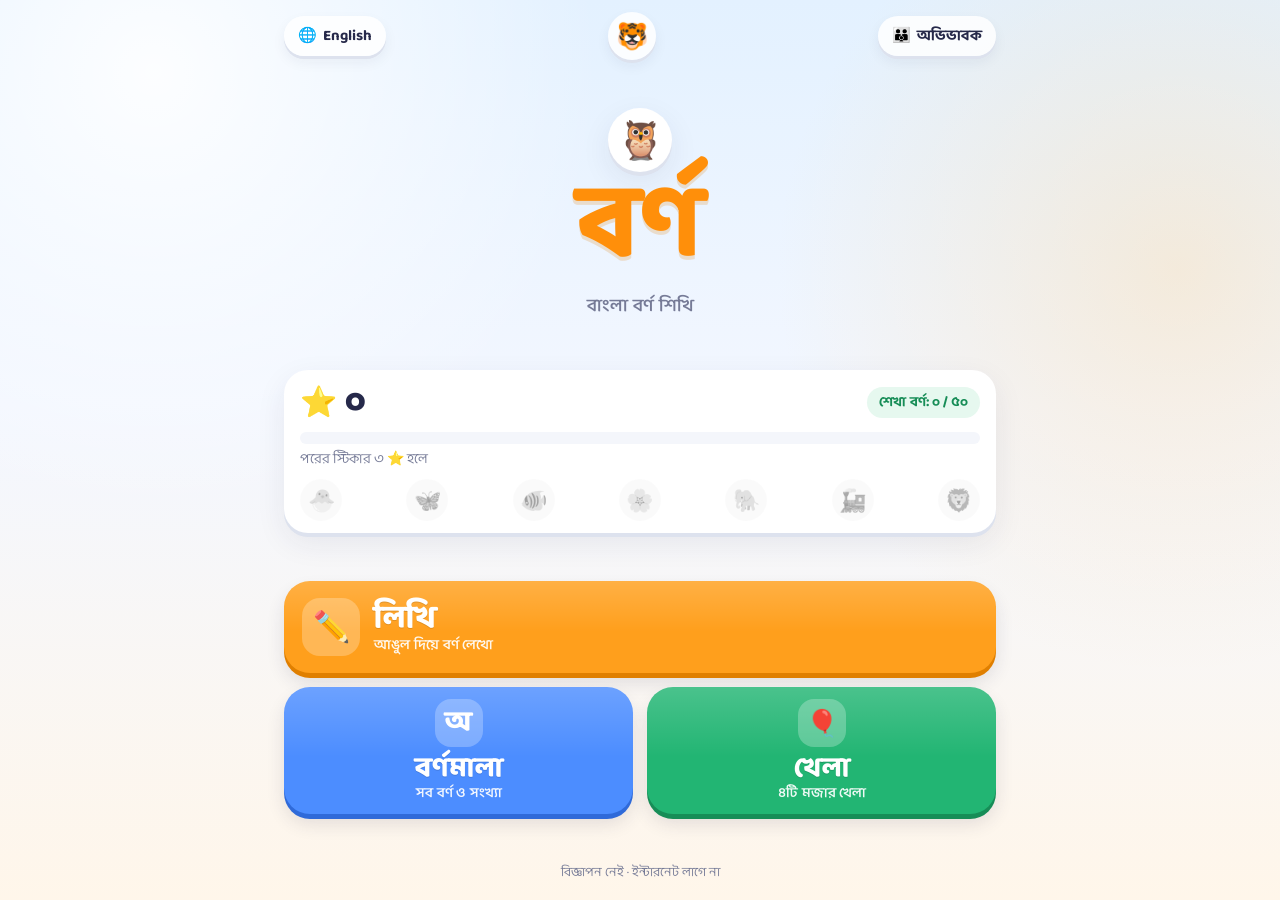
<file: index.html>
<!doctype html>
<!--
  index.html – the page that holds the whole game.
  Every screen is a <section class="screen">; the js/ files show one at a time.
  Texts marked data-i18n="key" come from assets/strings.js (Bangla/English).
  Open this file in a browser to play – no internet needed.
-->
<html lang="bn">
<head>
  <meta charset="utf-8">
  <meta name="viewport" content="width=device-width, initial-scale=1, viewport-fit=cover">
  <meta name="theme-color" content="#ff9a3c">
  <meta name="description" content="Borno – learn the Bangla alphabet by tracing letters. For children aged 3–6. Works offline.">
  <title>বর্ণ – Borno</title>
  <link rel="icon" type="image/png" href="assets/images/icon.png">
  <link rel="apple-touch-icon" href="assets/images/icon.png">
  <link rel="stylesheet" href="style.css">
</head>
<body>
<!-- small line icons (drawn in code, no files needed) -->
<svg width="0" height="0" style="position:absolute" aria-hidden="true" focusable="false">
  <symbol id="i-back" viewBox="0 0 24 24"><path d="M15 4.5 7.5 12l7.5 7.5" fill="none" stroke="currentColor" stroke-width="3" stroke-linecap="round" stroke-linejoin="round"/></symbol>
  <symbol id="i-sound" viewBox="0 0 24 24"><path d="M3.5 9.2v5.6h3.9l5.1 4.2V5L7.4 9.2H3.5z" fill="currentColor"/><path d="M16 8.6a4.8 4.8 0 0 1 0 6.8M18.6 6a8.5 8.5 0 0 1 0 12" fill="none" stroke="currentColor" stroke-width="2.2" stroke-linecap="round"/></symbol>
</svg>
<div id="app">

  <!-- ============ HOME ============ -->
  <section id="screen-home" class="screen">
    <div class="home-top">
      <button class="chip" data-action="toggle-lang">🌐 <span data-i18n="langSwitch">English</span></button>
      <button id="profile-chip" class="chip avatar" data-action="profiles" aria-label="Who is playing?">🐯</button>
      <button class="chip" data-action="parents">👪 <span data-i18n="parents">অভিভাবক</span></button>
    </div>
    <div class="hero">
      <div class="mascot" aria-hidden="true">🦉</div>
      <h1 class="title">বর্ণ</h1>
      <p class="subtitle" data-i18n="appSub">বাংলা বর্ণ শিখি</p>
    </div>
    <div class="card stats-card">
      <div class="stats-top">
        <div class="star-count"><span class="star-icon">⭐</span><span id="home-stars">০</span></div>
        <p id="learned" class="learned"></p>
      </div>
      <div class="progress" aria-hidden="true"><span id="sticker-bar"></span></div>
      <p id="next-sticker" class="small"></p>
      <div id="sticker-row" class="sticker-row"></div>
    </div>
    <div class="menu">
      <button class="btn big-btn cta orange" data-action="trace">
        <span class="cta-icon">✏️</span>
        <span class="cta-text"><span data-i18n="trace">লিখি</span><small data-i18n="traceHint">আঙুল দিয়ে বর্ণ লেখো</small></span>
      </button>
      <div class="menu-row">
        <button class="btn big-btn tile-btn blue" data-action="letters">
          <span class="cta-icon bn-glyph">অ</span>
          <span class="cta-text"><span data-i18n="letters">বর্ণমালা</span><small data-i18n="lettersHint">সব বর্ণ ও সংখ্যা</small></span>
        </button>
        <button class="btn big-btn tile-btn green" data-action="games">
          <span class="cta-icon">🎈</span>
          <span class="cta-text"><span data-i18n="games">খেলা</span><small data-i18n="gamesHint">৪টি মজার খেলা</small></span>
        </button>
      </div>
    </div>
    <p class="footer-note" data-i18n="footer">বিজ্ঞাপন নেই · ইন্টারনেট লাগে না</p>
  </section>

  <!-- ============ LETTER SELECT ============ -->
  <section id="screen-letters" class="screen">
    <div class="topbar">
      <button class="icon-btn back-btn" data-action="home" aria-label="Back"><svg class="ico" aria-hidden="true"><use href="#i-back"/></svg></button>
      <h2 data-i18n="letters">বর্ণমালা</h2>
      <span class="spacer"></span>
    </div>
    <div id="letter-grid" class="letter-grid"></div>
  </section>

  <!-- ============ TRACING ============ -->
  <section id="screen-trace" class="screen">
    <div class="topbar">
      <button class="icon-btn back-btn" data-action="trace-back" aria-label="Back"><svg class="ico" aria-hidden="true"><use href="#i-back"/></svg></button>
      <button id="trace-letter" class="big-letter" data-action="say-letter" aria-label="Hear the letter">অ</button>
      <span id="trace-level" class="level-badge">স্তর ১</span>
      <button class="icon-btn sound-btn" data-action="say-letter" aria-label="Hear the letter"><svg class="ico" aria-hidden="true"><use href="#i-sound"/></svg></button>
    </div>
    <button class="word-card" data-action="say-word" aria-label="Hear the word">
      <span id="trace-picture" class="pic">🐍</span>
      <span>
        <span id="trace-word" class="word">অজগর</span><br>
        <span id="trace-english" class="english">python</span>
      </span>
    </button>
    <div id="board-wrap" class="board-wrap">
      <canvas id="board" aria-label="Trace the letter here"></canvas>
      <div id="trace-hint" class="hint">✋ আঙুল দিয়ে বর্ণটি লেখো</div>
    </div>
    <div class="controls three">
      <button class="btn red" data-action="clear">🧽 <span data-i18n="clear">মুছি</span></button>
      <button class="btn orange" data-action="watch">👀 <span data-i18n="watch">দেখো</span></button>
      <button id="done-btn" class="btn green" data-action="done" disabled>✔ <span data-i18n="done">হয়েছে</span></button>
    </div>
  </section>

  <!-- ============ GAMES MENU ============ -->
  <section id="screen-games" class="screen">
    <div class="topbar">
      <button class="icon-btn back-btn" data-action="home" aria-label="Back"><svg class="ico" aria-hidden="true"><use href="#i-back"/></svg></button>
      <h2 data-i18n="games">খেলা</h2>
      <span class="spacer"></span>
    </div>
    <div class="games-list">
      <button class="btn game-card blue" data-action="match">
        <span class="game-icon">🖼️</span>
        <span class="game-title" data-i18n="match">প্রথম বর্ণ</span>
        <small data-i18n="matchHint">ছবির শব্দটি কোন বর্ণ দিয়ে শুরু?</small>
      </button>
      <button class="btn game-card pink" data-action="balloon">
        <span class="game-icon">🎈</span>
        <span class="game-title" data-i18n="balloon">বেলুন ফাটাও</span>
        <small data-i18n="balloonHint">ঠিক বর্ণের বেলুন ফাটাও</small>
      </button>
      <button class="btn game-card purple" data-action="kar">
        <span class="game-icon bn-glyph">কা</span>
        <span class="game-title" data-i18n="kar">কার</span>
        <small data-i18n="karHint">বর্ণ আর কার জুড়ে পড়ো</small>
      </button>
      <button class="btn game-card teal" data-action="words">
        <span class="game-icon">🧩</span>
        <span class="game-title" data-i18n="words">শব্দ বানাও</span>
        <small data-i18n="wordsHint">টুকরো জুড়ে শব্দ বানাও</small>
      </button>
    </div>
  </section>

  <!-- ============ LETTER MATCH ============ -->
  <section id="screen-match" class="screen">
    <div class="topbar">
      <button class="icon-btn back-btn" data-action="games" aria-label="Back"><svg class="ico" aria-hidden="true"><use href="#i-back"/></svg></button>
      <div id="match-dots" class="dots"></div>
    </div>
    <button id="match-prompt" class="prompt" data-action="say-match" aria-label="Hear the word">
      <span id="match-picture" class="pic big">🥭</span>
      <span id="match-word" class="word"></span>
      <span class="question" data-i18n="matchQ">শব্দটি কোন বর্ণ দিয়ে শুরু?</span>
    </button>
    <div id="match-options" class="options"></div>
  </section>

  <!-- ============ কার (vowel signs) ============ -->
  <section id="screen-kar" class="screen">
    <div class="topbar">
      <button class="icon-btn back-btn" data-action="games" aria-label="Back"><svg class="ico" aria-hidden="true"><use href="#i-back"/></svg></button>
      <div id="kar-dots" class="dots"></div>
    </div>
    <div class="prompt kar-prompt">
      <div class="kar-sum">
        <span id="kar-consonant" class="kar-part">ক</span>
        <span class="kar-op">+</span>
        <span id="kar-sign" class="kar-part sign">া</span>
        <span class="kar-op">=</span>
        <span class="kar-part q">?</span>
      </div>
      <span class="question" data-i18n="karQ">জুড়লে কী হয়?</span>
    </div>
    <div id="kar-options" class="options"></div>
  </section>

  <!-- ============ শব্দ বানাও (build a word) ============ -->
  <section id="screen-words" class="screen">
    <div class="topbar">
      <button class="icon-btn back-btn" data-action="games" aria-label="Back"><svg class="ico" aria-hidden="true"><use href="#i-back"/></svg></button>
      <div id="words-dots" class="dots"></div>
    </div>
    <button class="prompt" data-action="say-words" aria-label="Hear the word">
      <span id="words-picture" class="pic big">🍌</span>
      <span id="words-english" class="question">banana</span>
      <span class="question" data-i18n="wordsQ">ছবির শব্দটা বানাও</span>
    </button>
    <div id="words-slots" class="slots"></div>
    <div id="words-tiles" class="word-tiles"></div>
  </section>

  <!-- ============ BALLOON POP ============ -->
  <section id="screen-balloon" class="screen">
    <div class="topbar">
      <button class="icon-btn back-btn" data-action="games" aria-label="Back"><svg class="ico" aria-hidden="true"><use href="#i-back"/></svg></button>
      <span class="spacer"></span>
      <span class="pop-label" data-i18n="pop">ফাটাও</span>
      <button id="balloon-target" class="btn target" data-action="say-target">ক</button>
      <span class="spacer"></span>
    </div>
    <div id="balloon-progress" class="balloon-progress"></div>
    <div id="field" class="field"></div>
  </section>

  <!-- ============ PARENT PAGE ============ -->
  <section id="screen-parent" class="screen">
    <div class="topbar">
      <button class="icon-btn back-btn" data-action="home" aria-label="Back"><svg class="ico" aria-hidden="true"><use href="#i-back"/></svg></button>
      <h2 data-i18n="parentTitle">অভিভাবকদের জন্য</h2>
      <span class="spacer"></span>
    </div>
    <div class="parent-body">
      <section>
        <h3><span data-i18n="children">শিশুরা</span></h3>
        <p class="small left" data-i18n="childrenHelp"></p>
        <div id="children-list" class="children-list"></div>
      </section>
      <section>
        <h3><span data-i18n="progress">অগ্রগতি</span> <span id="parent-child" class="parent-child"></span></h3>
        <p id="parent-summary"></p>
        <h3 data-i18n="playTime">খেলার সময়</h3>
        <p id="week-compare" class="week-compare pre"></p>
        <p id="play-time" class="small left pre"></p>
        <div id="parent-letters"></div>
      </section>
      <section>
        <h3 data-i18n="printTitle">ছাপার পাতা</h3>
        <p class="small left" data-i18n="printHelp"></p>
        <div class="settings">
          <select id="print-kind" class="teach-select" aria-label="Worksheet">
            <option value="practice" data-i18n="printPractice">এখন যে বর্ণগুলো শিখছে</option>
            <option value="weak" data-i18n="printWeak">যেগুলো কঠিন লাগছে</option>
            <option value="vowels" data-i18n="vowels">স্বরবর্ণ</option>
            <option value="consonants" data-i18n="consonants">ব্যঞ্জনবর্ণ</option>
            <option value="numbers" data-i18n="numbers">সংখ্যা</option>
          </select>
          <button class="btn blue" data-action="print-sheet" data-i18n="printBtn">🖨️ প্রিন্ট</button>
        </div>
      </section>
      <section>
        <h3 data-i18n="record">বর্ণের শব্দ রেকর্ড করুন</h3>
        <p class="small left" data-i18n="recordInfo"></p>
        <p id="voices-count" class="small left"></p>
        <div class="settings">
          <button class="btn orange" data-action="record-session" data-i18n="recordSession"></button>
        </div>
      </section>
      <section>
        <h3 data-i18n="teachTitle">শিক্ষক মোড</h3>
        <p id="teacher-count" class="small left"></p>
        <div class="settings">
          <button class="btn purple" data-action="teach" data-i18n="teach"></button>
        </div>
      </section>
      <section>
        <h3 data-i18n="settings">সেটিংস</h3>
        <div class="settings">
          <button id="lang-toggle" class="btn purple" data-action="toggle-lang">🌐</button>
          <button id="sound-toggle" class="btn blue" data-action="toggle-sound">🔊</button>
          <button id="voice-toggle" class="btn teal" data-action="toggle-voice">🗣️</button>
          <button id="break-toggle" class="btn green" data-action="toggle-break">⏰</button>
          <p id="voice-status" class="small"></p>
          <button class="btn orange" data-action="sound-test" data-i18n="soundTest"></button>
          <pre id="sound-result" class="small left pre"></pre>
          <button class="btn grey" data-action="device-check" data-i18n="deviceCheck"></button>
          <pre id="device-result" class="small left pre"></pre>
        </div>
      </section>
      <section>
        <h3 data-i18n="reset">রিসেট</h3>
        <button id="reset-btn" class="btn red" data-action="reset" data-i18n="resetBtn">সব অগ্রগতি মুছুন</button>
      </section>
      <p class="privacy" data-i18n="privacy"></p>
      <p id="version" class="privacy"></p>
    </div>
  </section>

  <!-- ============ RECORDING SESSION ============ -->
  <section id="screen-record" class="screen">
    <div class="topbar">
      <button class="icon-btn back-btn" data-action="parent-back" aria-label="Back"><svg class="ico" aria-hidden="true"><use href="#i-back"/></svg></button>
      <h2 data-i18n="sessionTitle">রেকর্ডিং সেশন</h2>
      <span id="session-counter" class="counter"></span>
    </div>
    <p id="rec-status" class="small"></p>
    <div class="session-card">
      <span class="small" data-i18n="sayThis">এটা বলুন:</span>
      <div id="session-item" class="session-item"></div>
      <span id="session-state" class="session-state"></span>
    </div>
    <div class="session-buttons">
      <button id="session-prev" class="btn grey" data-action="session-prev" data-i18n="prevItem">◀</button>
      <button id="session-rec" class="btn red big-rec" data-action="session-record" data-i18n="recBtn">🎤</button>
      <button id="session-play" class="btn blue" data-action="session-play" data-i18n="listen">▶</button>
      <button id="session-next" class="btn green" data-action="session-next" data-i18n="nextItem">▶</button>
    </div>
    <p id="session-count" class="small"></p>
    <button class="btn orange" data-action="export-voices" data-i18n="exportVoices"></button>
    <p class="small" data-i18n="exportHelp"></p>
  </section>

  <!-- ============ TEACHER MODE ============ -->
  <section id="screen-teach" class="screen">
    <div class="topbar">
      <button class="icon-btn back-btn" data-action="parent-back" aria-label="Back"><svg class="ico" aria-hidden="true"><use href="#i-back"/></svg></button>
      <h2 data-i18n="teachTitle">শিক্ষক মোড</h2>
      <span class="spacer"></span>
    </div>
    <p class="small" data-i18n="teachHelp"></p>
    <select id="teach-select" class="teach-select" aria-label="Letter"></select>
    <div id="teach-wrap" class="board-wrap">
      <canvas id="teach-board" aria-label="Write the letter here"></canvas>
    </div>
    <div class="controls three">
      <button class="btn red" data-action="teach-clear" data-i18n="clear">মুছি</button>
      <button class="btn orange" data-action="teach-play" data-i18n="play">দেখাও</button>
      <button class="btn green" data-action="teach-save" data-i18n="save">সংরক্ষণ</button>
    </div>
    <p id="teach-count" class="small"></p>
    <button class="btn purple" data-action="export-strokes" data-i18n="exportStrokes"></button>
    <p class="small" data-i18n="strokesHelp"></p>
  </section>

  <!-- ============ PARENT GATE (pop-up) ============ -->
  <div id="gate" class="overlay hidden">
    <div class="card">
      <h3 data-i18n="gateTitle">শুধু বড়দের জন্য</h3>
      <p class="small" data-i18n="gateHint">অভিভাবক পাতা খুলতে উত্তর দিন:</p>
      <div id="gate-q" class="gate-q">৭ + ৮ = ?</div>
      <div id="gate-choices" class="gate-choices"></div>
      <div class="card-buttons"><button class="btn grey" data-action="home" data-i18n="cancel">বাতিল</button></div>
    </div>
  </div>

  <!-- ============ RESULT CARD (pop-up) ============ -->
  <div id="result" class="overlay hidden">
    <div class="card result-card">
      <div class="result-stars"><span>★</span><span>★</span><span>★</span></div>
      <h3 id="result-title"></h3>
      <p id="result-detail" class="result-detail"></p>
      <div id="result-extra" class="result-extra"></div>
      <div class="card-buttons">
        <button id="result-next" class="btn green" data-action="next"><span data-i18n="next">পরেরটি</span> ➜</button>
        <button class="btn soft" data-action="again">↻ <span data-i18n="again">আবার</span></button>
        <button class="btn soft" data-action="result-home">🏠 <span data-i18n="home">শুরুতে</span></button>
      </div>
    </div>
  </div>

  <!-- ============ WHO IS PLAYING? (pop-up) ============ -->
  <div id="profiles" class="overlay hidden">
    <div class="card">
      <h3 data-i18n="whoPlays">কে খেলবে?</h3>
      <div id="profile-list" class="profile-list"></div>
      <div class="card-buttons"><button class="btn soft" data-action="close-profiles" data-i18n="cancel">বাতিল</button></div>
    </div>
  </div>

  <!-- ============ BREAK REMINDER (pop-up) ============ -->
  <div id="break" class="overlay hidden">
    <div class="card break-card">
      <div class="break-icon" aria-hidden="true">🧃</div>
      <h3 data-i18n="breakTitle">একটু বিরতি!</h3>
      <p class="break-text" data-i18n="breakText"></p>
      <div class="card-buttons"><button id="break-ok" class="btn green" data-action="break-ok" disabled>…</button></div>
    </div>
  </div>

  <div id="toast" role="status"></div>
</div>

<!-- the printable worksheet (only visible when printing) -->
<div id="print-sheet" aria-hidden="true"></div>

<!-- content -->
<script src="assets/letters.js"></script>
<script src="assets/reading.js"></script>
<script src="assets/strings.js"></script>
<script src="assets/voices.js"></script>
<script src="assets/voice-computer.js"></script>
<script src="assets/strokes.js"></script>
<!-- game code (order matters: core first, main last) -->
<script src="js/core.js"></script>
<script src="js/progress.js"></script>
<script src="js/games.js"></script>
<script src="js/sound.js"></script>
<script src="js/board.js"></script>
<script src="js/ui.js"></script>
<script src="js/parent.js"></script>
<script src="js/main.js"></script>
</body>
</html>
</file>
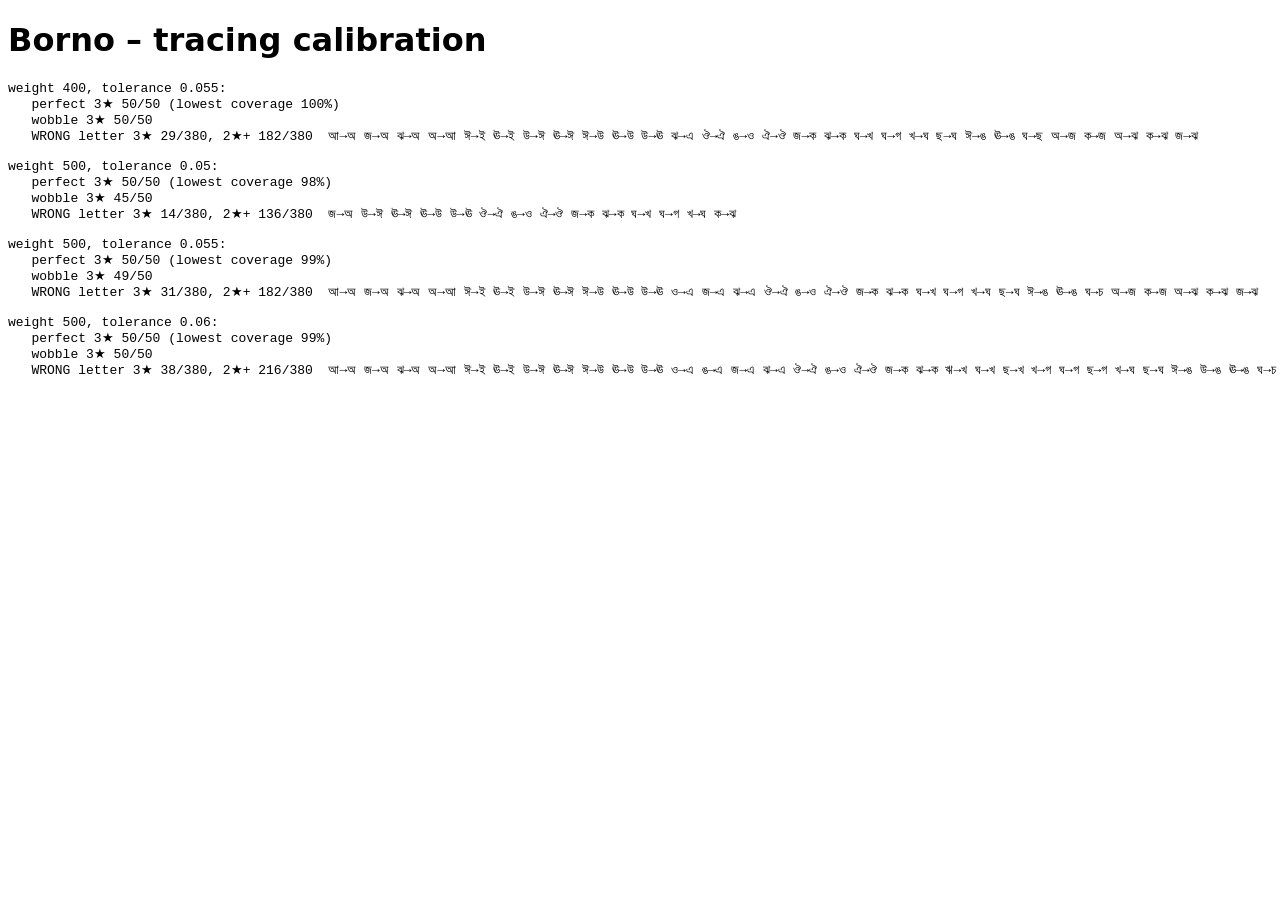
<file: tests/calibrate.html>
<!doctype html>
<!--
  calibrate.html – helps to choose the tracing settings (font weight and
  tolerance in js/core.js). For each setting it shows:
    perfect  how many of the 50 letters get 3 stars when traced perfectly
    wobble   ... when the trace is 3.5% off to the side
    WRONG    how often tracing a DIFFERENT letter still gets 3 stars (should be rare)
  Takes about a minute. Open in Chrome/Edge.
-->
<html><head><meta charset="utf-8"><title>calibrating…</title>
<style>@font-face { font-family: "Baloo Da 2"; src: url("../assets/fonts/BalooDa2.ttf"); font-weight: 400 800; }
body { font-family: system-ui, sans-serif; }</style></head>
<body><h1>Borno – tracing calibration</h1><pre id="out">running… (about a minute)</pre>
<script src="../assets/letters.js"></script>
<script src="../assets/strings.js"></script>
<script src="../assets/reading.js"></script>
<script src="../assets/voices.js"></script>
<script src="../assets/strokes.js"></script>
<script src="../js/core.js"></script>
<script src="../js/progress.js"></script>
<script src="../js/games.js"></script>
<script src="../js/sound.js"></script>
<script src="../js/board.js"></script>
<script src="../js/ui.js"></script>
<script src="../js/parent.js"></script>
<script src="../js/main.js"></script>
<script src="helpers.js"></script>
<script>
(function () {
  var B = window.Borno, H = window.BornoTest, out = [];
  var configs = [[400, 0.055], [500, 0.05], [500, 0.055], [500, 0.06]];
  B.ready.then(function () {
    var L = B.ALPHABET, sub = L.slice(0, 20);
    configs.forEach(function (cfg) {
      B.setLetterWeight(cfg[0]);
      B.SCORE.tolerance = cfg[1];
      B.clearCaches();
      var traces = {};
      L.forEach(function (l) { traces[l.id] = H.perfectTrace(B, l); });
      var p3 = 0, minCov = 1, failed = '';
      L.forEach(function (l) {
        var r = B.scoreTrace(l, traces[l.id]);
        if (r.stars === 3) p3++; else failed += l.letter;
        minCov = Math.min(minCov, r.coverage);
      });
      var w3 = 0;
      L.forEach(function (l) { if (B.scoreTrace(l, H.shift(traces[l.id], 0.035, 0.02)).stars === 3) w3++; });
      var c3 = 0, c2 = 0, pairs = 0, which = [];
      sub.forEach(function (a) { sub.forEach(function (b) {
        if (a === b) return;
        pairs++;
        var r = B.scoreTrace(a, traces[b.id]);
        if (r.stars === 3) { c3++; which.push(b.letter + '→' + a.letter); }
        if (r.stars >= 2) c2++;
      }); });
      out.push('weight ' + cfg[0] + ', tolerance ' + cfg[1] + ':\n' +
               '   perfect 3★ ' + p3 + '/50 (lowest coverage ' + Math.round(minCov * 100) + '%' + (failed ? ', fails: ' + failed : '') + ')\n' +
               '   wobble 3★ ' + w3 + '/50\n' +
               '   WRONG letter 3★ ' + c3 + '/' + pairs + ', 2★+ ' + c2 + '/' + pairs + '  ' + which.join(' '));
    });
    document.getElementById('out').textContent = out.join('\n\n');
    document.title = 'CALIBRATION DONE';
  });
})();
</script></body></html>
</file>
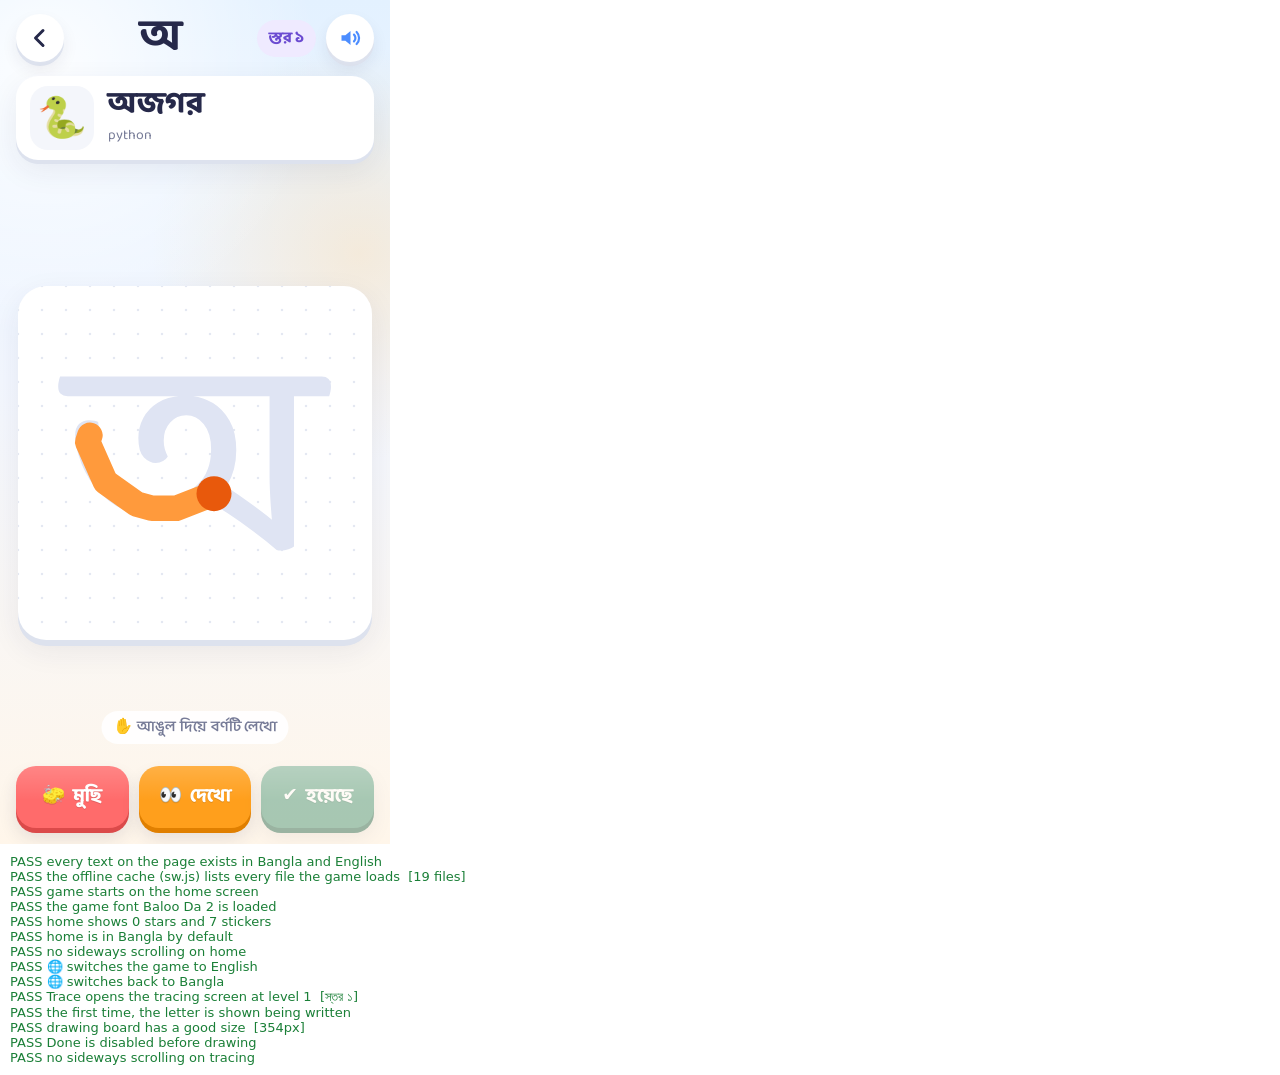
<file: tests/e2e.html>
<!doctype html>
<!--
  e2e.html – plays the WHOLE game automatically, like a child would:
  traces letters at all 3 levels, plays all 4 mini-games, opens the
  parent page, the recording session and teacher mode.
  The game runs in the frame; PASS/FAIL lines appear below it.

  Options (add to the address):
    ?size=desktop      use a 1280x800 frame instead of a 390x844 phone
    ?stop=match        stop at a screen (home, watch, trace, traced, result, level2,
                       level3, letters, numbers, games, match, kar, words, balloon,
                       gate, parent, device, record, teach) – used for screenshots

  Chrome/Edge block frames from local files. Start the browser with
  --allow-file-access-from-files, or run "python -m http.server" in the
  project folder and open http://localhost:8000/tests/e2e.html
-->
<html lang="en">
<head>
  <meta charset="utf-8">
  <title>Borno e2e – running…</title>
  <style>
    body { margin: 0; font-family: system-ui, sans-serif; }
    iframe { border: 0; display: block; }
    #log { padding: 10px; white-space: pre-wrap; font-size: 13px; }
    .pass { color: #1a7f37; } .fail { color: #c62828; font-weight: bold; }
  </style>
</head>
<body>
  <iframe id="game" title="Borno"></iframe>
  <div id="log"></div>
  <!-- the offline file list from sw.js, to check it is complete -->
  <script src="../sw.js"></script>
  <script src="helpers.js"></script>
  <script src="e2e.js"></script>
</body>
</html>
</file>
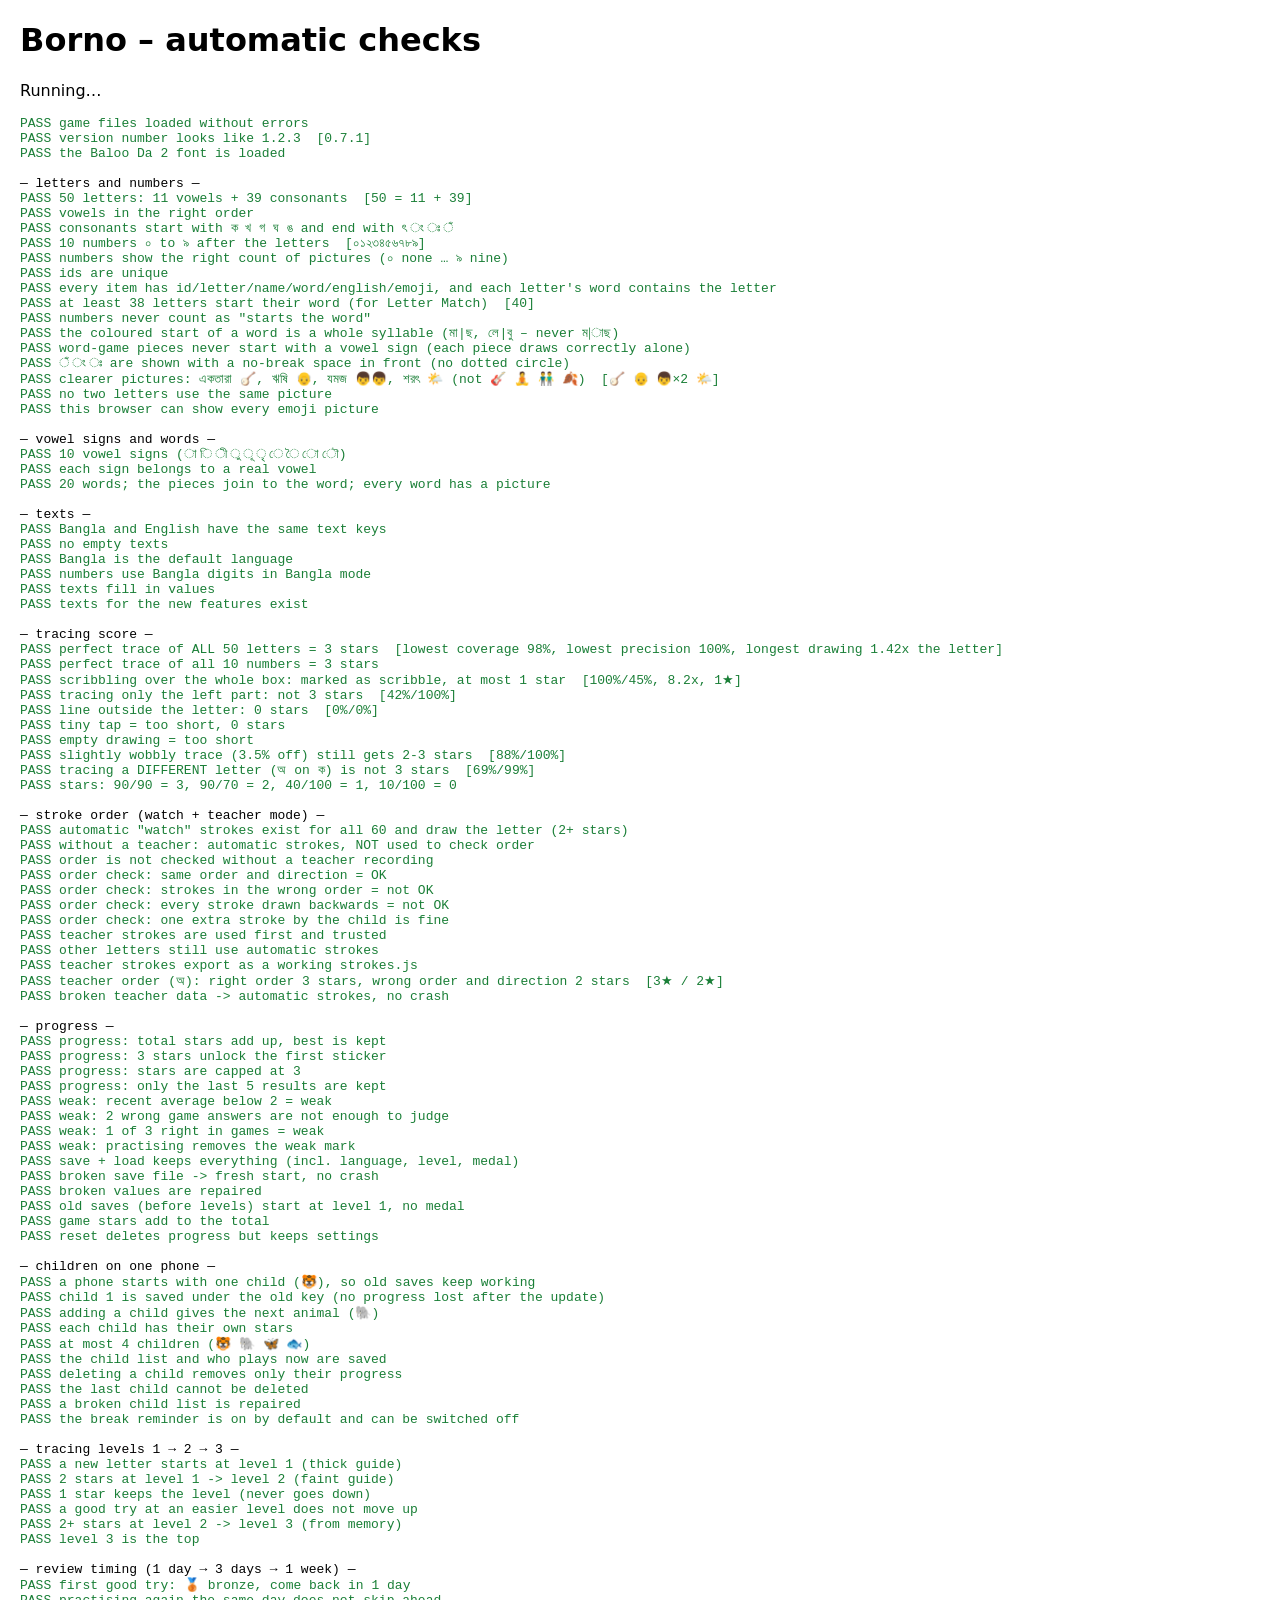
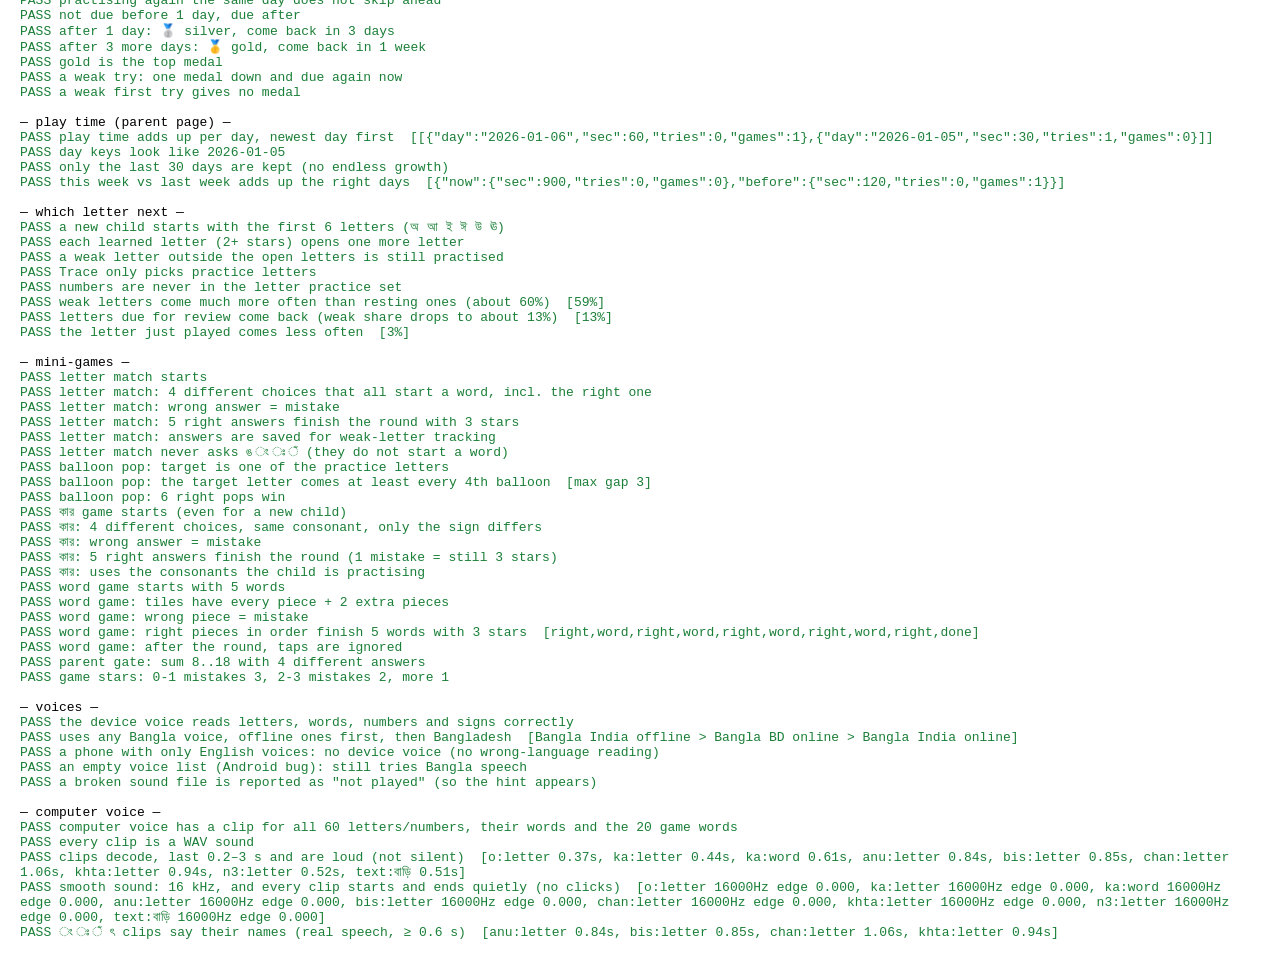
<file: tests/unit.html>
<!doctype html>
<!--
  unit.html – automatic checks of the game rules (no clicking needed).
  Open this file in a browser: the page shows PASS/FAIL for every check.
  The game screens are NOT shown here; only the logic in the js/ files is tested.
-->
<html lang="en">
<head>
  <meta charset="utf-8">
  <title>Borno tests – running…</title>
  <style>
    @font-face { font-family: "Baloo Da 2"; src: url("../assets/fonts/BalooDa2.ttf"); font-weight: 400 800; }
    body { font-family: system-ui, sans-serif; margin: 20px; }
    .pass { color: #1a7f37; } .fail { color: #c62828; font-weight: bold; }
    pre { white-space: pre-wrap; }
  </style>
</head>
<body>
  <h1>Borno – automatic checks</h1>
  <p id="summary">Running…</p>
  <pre id="log"></pre>
  <script>
    // show script errors on the page too
    window.BORNO_ERRORS = [];
    window.addEventListener('error', function (e) {
      window.BORNO_ERRORS.push((e.message || 'error') + ' (' + (e.filename || '') + ':' + (e.lineno || '') + ')');
    });
  </script>
  <script src="../assets/letters.js"></script>
  <script src="../assets/strings.js"></script>
  <script src="../assets/reading.js"></script>
  <script src="../assets/voices.js"></script>
  <script src="../assets/voice-computer.js"></script>
  <script src="../assets/strokes.js"></script>
  <script src="../js/core.js"></script>
  <script src="../js/progress.js"></script>
  <script src="../js/games.js"></script>
  <script src="../js/sound.js"></script>
  <script src="../js/board.js"></script>
  <script src="../js/ui.js"></script>
  <script src="../js/parent.js"></script>
  <script src="../js/main.js"></script>
  <script src="helpers.js"></script>
  <script src="unit.js"></script>
</body>
</html>
</file>
<file: style.css>
/* style.css – how Borno looks.
   A modern, friendly kids-app style: soft sky background, white cards,
   big "pressable" buttons with a coloured 3D edge, round icon buttons.
   Works on phones and computers.

   The game is one page; each "screen" is a <section class="screen">
   and only the one with class "active" is shown.

   Sections: 1 tokens · 2 base · 3 buttons & cards · 4 home · 5 letter grid ·
   6 tracing · 7 result · 8 games · 9 parents · 10 small screens & motion */

/* The game's own font: Baloo Da 2 (SIL Open Font License, see assets/fonts/OFL.txt). */
@font-face {
  font-family: "Baloo Da 2";
  src: url("assets/fonts/BalooDa2.ttf") format("truetype");
  font-weight: 400 800;
  font-display: swap;
}

/* ====================== 1. tokens ====================== */
:root {
  /* colours: each has a darker "edge" shade for the 3D button bottom */
  --orange: #ff9f1c;  --orange-d: #e07f00;
  --blue:   #4c8dff;  --blue-d:   #2f6ad9;
  --green:  #22b573;  --green-d:  #178d57;
  --pink:   #f45b9b;  --pink-d:   #cc3a79;
  --purple: #8e6cf1;  --purple-d: #6b4bd1;
  --red:    #ff6b6b;  --red-d:    #db4a4a;
  --teal:   #14b8a6;  --teal-d:   #0e8f81;
  --gold:   #ffc531;
  --ink:    #26294a;          /* main text */
  --muted:  #767b97;          /* secondary text */
  --line:   #e7eaf3;          /* thin borders */
  --edge:   #dde2ee;          /* bottom edge of white cards */
  --card:   #ffffff;
  --soft:   #f4f6fb;          /* light grey surfaces */
  --bg-top: #e3f1ff;
  --bg-bottom: #fff6ea;
  --radius: 24px;
  --shadow: 0 10px 30px rgba(38, 41, 74, 0.08);
  --bangla: "Baloo Da 2", "Noto Sans Bengali", "Nirmala UI", "Kohinoor Bangla",
            "Bangla Sangam MN", "Vrinda", sans-serif;
  --ui: "Baloo Da 2", system-ui, "Segoe UI", Roboto, Arial, "Noto Sans Bengali", "Nirmala UI", sans-serif;
  --emoji: "Segoe UI Emoji", "Apple Color Emoji", "Noto Color Emoji", sans-serif;
}

/* ====================== 2. base ====================== */
* { box-sizing: border-box; }

html, body {
  margin: 0;
  height: 100%;
  color: var(--ink);
  font-family: var(--ui);
  overscroll-behavior: none;            /* no pull-to-refresh while tracing */
  -webkit-tap-highlight-color: transparent;
  -webkit-user-select: none;
  user-select: none;
}
body {
  background-color: var(--bg-bottom);
  /* soft sky with two gentle light spots */
  background-image:
    radial-gradient(circle at 12% 8%, rgba(255, 255, 255, 0.9) 0, rgba(255, 255, 255, 0) 32%),
    radial-gradient(circle at 92% 30%, rgba(255, 214, 153, 0.35) 0, rgba(255, 214, 153, 0) 30%),
    linear-gradient(180deg, var(--bg-top) 0%, #f3f7ff 45%, var(--bg-bottom) 100%);
  background-attachment: fixed;
}

#app {
  position: relative;
  max-width: 760px;
  height: 100vh;
  height: 100dvh;                       /* better on phones (address bar) */
  margin: 0 auto;
  overflow: hidden;
}

.bn, .bn-glyph { font-family: var(--bangla); }
.hidden { display: none !important; }
.invisible { visibility: hidden; }
.small { font-size: 15px; color: var(--muted); margin: 4px 0; text-align: center; }
.left, .small.left { text-align: left; }
.pre { white-space: pre-line; }
.spacer { flex: 1; }

/* ---------- screens ---------- */
.screen {
  position: absolute;
  inset: 0;
  display: none;
  flex-direction: column;
  gap: 12px;
  padding: calc(12px + env(safe-area-inset-top)) 16px calc(16px + env(safe-area-inset-bottom));
}
.screen.active { display: flex; animation: screen-in 0.28s cubic-bezier(.2, .8, .2, 1); }
@keyframes screen-in { from { opacity: 0; transform: translateY(10px) scale(0.99); } to { opacity: 1; transform: none; } }

/* ====================== 3. buttons & cards ====================== */
button {
  font: inherit;
  color: inherit;
  border: none;
  background: none;
  cursor: pointer;
  touch-action: manipulation;           /* no double-tap zoom */
}
button:disabled { cursor: default; }
button:focus-visible { outline: 4px solid rgba(76, 141, 255, 0.55); outline-offset: 3px; }

/* the big "pressable" button: colour + darker bottom edge; pressing pushes it down */
.btn {
  --c: var(--blue);
  --d: var(--blue-d);
  display: inline-flex;
  align-items: center;
  justify-content: center;
  gap: 8px;
  min-height: 56px;
  padding: 8px 18px;
  border-radius: 20px;
  color: #fff;
  font-weight: 800;
  font-size: 21px;
  line-height: 1.15;
  background: var(--c);
  background-image: linear-gradient(180deg, rgba(255, 255, 255, 0.18), rgba(255, 255, 255, 0) 55%);
  box-shadow: 0 5px 0 var(--d), 0 10px 18px rgba(38, 41, 74, 0.12);
  text-shadow: 0 1px 0 rgba(0, 0, 0, 0.12);
  transition: transform 0.08s ease, box-shadow 0.08s ease, filter 0.15s ease;
}
.btn:active:not(:disabled) { transform: translateY(4px); box-shadow: 0 1px 0 var(--d), 0 3px 8px rgba(38, 41, 74, 0.12); }
.btn:disabled { filter: grayscale(0.55) opacity(0.55); }
@media (hover: hover) { .btn:hover:not(:disabled) { filter: brightness(1.05); } }

.orange { --c: var(--orange); --d: var(--orange-d); }
.blue   { --c: var(--blue);   --d: var(--blue-d); }
.green  { --c: var(--green);  --d: var(--green-d); }
.pink   { --c: var(--pink);   --d: var(--pink-d); }
.purple { --c: var(--purple); --d: var(--purple-d); }
.red    { --c: var(--red);    --d: var(--red-d); }
.teal   { --c: var(--teal);   --d: var(--teal-d); }
.grey   { --c: #9aa0b8;       --d: #7b8199; }
/* white button with a grey edge (secondary actions) */
.btn.soft {
  --c: #fff; --d: var(--edge);
  color: var(--ink);
  text-shadow: none;
  border: 2px solid var(--line);
}

/* round white icon button (back, sound) */
.icon-btn {
  flex: 0 0 48px;
  width: 48px;
  height: 48px;
  border-radius: 50%;
  display: grid;
  place-items: center;
  color: var(--ink);
  background: var(--card);
  box-shadow: 0 4px 0 var(--edge), 0 8px 16px rgba(38, 41, 74, 0.08);
  transition: transform 0.08s ease, box-shadow 0.08s ease;
}
.icon-btn:active { transform: translateY(3px); box-shadow: 0 1px 0 var(--edge); }
.icon-btn .ico { width: 24px; height: 24px; }
.sound-btn { color: var(--blue); }

/* small white pill (home: language, parents) */
.chip {
  display: inline-flex;
  align-items: center;
  gap: 6px;
  min-height: 40px;
  padding: 4px 14px;
  border-radius: 999px;
  font-size: 15px;
  font-weight: 700;
  color: var(--ink);
  background: rgba(255, 255, 255, 0.85);
  box-shadow: 0 3px 0 var(--edge), 0 6px 14px rgba(38, 41, 74, 0.06);
}
.chip:active { transform: translateY(2px); box-shadow: 0 1px 0 var(--edge); }

/* white card */
.card {
  background: var(--card);
  border-radius: var(--radius);
  box-shadow: 0 4px 0 var(--edge), var(--shadow);
}

/* ---------- top bar ---------- */
.topbar {
  display: flex;
  align-items: center;
  gap: 10px;
  min-height: 52px;
}
.topbar h2 {
  flex: 1;
  margin: 0;
  text-align: center;
  font-size: clamp(20px, 6vw, 26px);
  font-weight: 800;
  white-space: nowrap;
  overflow: hidden;
  text-overflow: ellipsis;
}
.topbar h2 + .spacer { flex: 0 0 48px; }   /* keeps the title in the middle */

/* progress as small rounded bars (games) */
.dots { display: flex; gap: 6px; flex: 1; max-width: 260px; margin: 0 auto; }
.dot { flex: 1; height: 12px; border-radius: 999px; background: rgba(38, 41, 74, 0.1); transition: background 0.3s; }
.dot.now { background: var(--orange); box-shadow: 0 0 0 3px rgba(255, 159, 28, 0.2); }
.dot.done { background: var(--green); }

/* ====================== 4. home ====================== */
#screen-home { justify-content: space-between; }
.home-top { display: flex; justify-content: space-between; gap: 8px; }

.hero { text-align: center; }
.mascot {
  width: 64px;
  height: 64px;
  margin: 0 auto -6px;
  border-radius: 50%;
  display: grid;
  place-items: center;
  font-family: var(--emoji);
  font-size: 38px;
  background: var(--card);
  box-shadow: 0 4px 0 var(--edge), var(--shadow);
  animation: bob 3s ease-in-out infinite;
}
@keyframes bob { 50% { transform: translateY(-5px) rotate(-4deg); } }
.title {
  margin: 0;
  font-family: var(--bangla);
  font-size: clamp(64px, 19vw, 104px);
  font-weight: 800;
  line-height: 1.2;
  /* solid colour on purpose: gradient text cuts off the top of র্ on iPhones */
  color: #ff8f0a;
  text-shadow: 0 4px 0 rgba(224, 127, 0, 0.2);
}
.subtitle { margin: 0; font-size: 18px; font-weight: 600; color: var(--muted); }

.stats-card { padding: 14px 16px 12px; }
.stats-top { display: flex; align-items: center; justify-content: space-between; gap: 10px; }
.star-count { display: flex; align-items: center; gap: 8px; font-size: 36px; font-weight: 800; line-height: 1; }
.star-icon { font-family: var(--emoji); font-size: 30px; }
.learned {
  margin: 0;
  padding: 4px 12px;
  border-radius: 999px;
  font-size: 14px;
  font-weight: 700;
  color: var(--green-d);
  background: #e6f8ef;
}
.progress { height: 12px; margin: 12px 0 4px; border-radius: 999px; background: var(--soft); overflow: hidden; }
.progress span {
  display: block;
  height: 100%;
  width: 0;
  border-radius: inherit;
  background: linear-gradient(90deg, #ffd34d, var(--gold) 60%, #ffaa00);
  transition: width 0.6s cubic-bezier(.2, .8, .2, 1);
}
.stats-card .small { text-align: left; margin: 2px 0 8px; font-size: 14px; }
.sticker-row { display: flex; justify-content: space-between; gap: 4px; }
.sticker {
  width: 42px; height: 42px;
  border-radius: 50%;
  display: grid; place-items: center;
  font-family: var(--emoji);
  font-size: 22px;
  background: var(--soft);
  filter: grayscale(1);
  opacity: 0.45;
}
.sticker.got {
  background: #fff7dd;
  filter: none;
  opacity: 1;
  box-shadow: 0 0 0 2px #ffe08a inset;
  animation: star-pop 0.4s ease;
}

.menu { display: grid; gap: 14px; width: 100%; }
.menu-row { display: grid; grid-template-columns: 1fr 1fr; gap: 14px; }
.big-btn { min-height: 80px; border-radius: 26px; font-size: clamp(24px, 6.6vw, 32px); }
.cta { justify-content: flex-start; gap: 14px; padding: 12px 18px; min-height: 92px; }
.cta-icon {
  flex: 0 0 auto;
  width: 58px; height: 58px;
  border-radius: 18px;
  display: grid; place-items: center;
  font-family: var(--emoji);
  font-size: 30px;
  text-shadow: none;
  background: rgba(255, 255, 255, 0.25);
}
.cta-icon.bn-glyph { font-family: var(--bangla); font-size: 34px; color: #fff; }
.cta-text { display: flex; flex-direction: column; align-items: flex-start; text-align: left; }
.cta-text small { font-size: 14px; font-weight: 600; opacity: 0.92; text-shadow: none; }
.tile-btn { flex-direction: column; justify-content: center; gap: 6px; min-height: 120px; padding: 12px; }
.tile-btn .cta-icon { width: 48px; height: 48px; font-size: 26px; border-radius: 16px; }
.tile-btn .cta-icon.bn-glyph { font-size: 28px; }
.tile-btn .cta-text { align-items: center; text-align: center; font-size: clamp(22px, 6vw, 28px); }
.footer-note { margin: 0; text-align: center; font-size: 13px; color: var(--muted); }

/* ====================== 5. letter grid ====================== */
.letter-grid {
  flex: 1;
  overflow-y: auto;
  display: grid;
  grid-template-columns: repeat(auto-fill, minmax(96px, 1fr));
  gap: 12px;
  align-content: start;
  padding: 4px 4px 24px;
  margin: 0 -4px;
  scrollbar-width: thin;
}
.group-title {
  grid-column: 1 / -1;
  justify-self: start;
  margin: 10px 0 0;
  padding: 4px 14px;
  border-radius: 999px;
  font-size: 18px;
  font-weight: 800;
  color: var(--muted);
  background: rgba(255, 255, 255, 0.7);
}
.group-title:first-child { margin-top: 0; }
.tile {
  --tile: var(--blue);
  position: relative;
  aspect-ratio: 1 / 1.1;
  border-radius: 22px;
  display: flex;
  flex-direction: column;
  align-items: center;
  justify-content: center;
  gap: 2px;
  color: var(--tile);
  background: var(--card);
  border: 2px solid var(--line);
  box-shadow: 0 5px 0 var(--tile), 0 8px 16px rgba(38, 41, 74, 0.06);
  transition: transform 0.08s ease, box-shadow 0.08s ease;
}
.tile:active { transform: translateY(4px); box-shadow: 0 1px 0 var(--tile); }
.tile .glyph { font-family: var(--bangla); font-size: clamp(42px, 11vw, 58px); font-weight: 700; line-height: 1.05; }
.tile .pic { font-size: 18px; line-height: 1; }
.mini-stars { font-size: 13px; letter-spacing: 1px; line-height: 1; }
.mini-stars .on { color: var(--gold); }
.mini-stars .off { color: #dfe3ee; }
.tile .medal { position: absolute; top: 5px; left: 7px; font-family: var(--emoji); font-size: 16px; }
.weak-badge {
  position: absolute; top: -7px; right: -7px;
  width: 26px; height: 26px; border-radius: 50%;
  background: var(--orange); color: #fff; font-weight: 800; font-size: 15px;
  display: grid; place-items: center;
  border: 3px solid #fff;
  box-shadow: 0 2px 6px rgba(0, 0, 0, 0.15);
}
/* numbers: the right count of apples, small and wrapped */
.pic.counting { display: inline-flex; flex-wrap: wrap; justify-content: center; max-width: 100%; }
.tile .pic.counting { font-size: 9px; max-width: 70%; }
.word-card .pic.counting { font-size: 17px; }
.prompt .pic.big.counting { font-size: min(9vw, 40px); max-width: 80%; }
/* only 1–3 pictures (১ ২ ৩, যমজ 👦👦): they fit bigger */
.tile .pic.counting.few { font-size: 15px; max-width: 90%; }
.word-card .pic.counting.few { font-size: 26px; }
.prompt .pic.big.counting.few { font-size: min(18vw, 72px); }
.session-item .pic.counting.few { font-size: 56px; }

/* ====================== 6. tracing ====================== */
.big-letter {
  flex: 1;
  font-family: var(--bangla);
  font-size: 44px;
  font-weight: 700;
  line-height: 1;
  color: var(--ink);
}
/* ঁ alone floats high (it normally sits on top of a letter): move it down */
span.mark-high, .big-letter.mark-high { display: inline-block; transform: translateY(0.38em); }
.balloon.mark-high, .target.mark-high { padding-top: 0.5em; }
/* letter pictures (only used on devices without a Bangla font) */
.big-letter img.glyph-img { height: 48px; width: auto; vertical-align: middle; }
.target img.glyph-img { height: 44px; width: auto; }

.level-badge {
  padding: 6px 12px;
  border-radius: 999px;
  font-weight: 800;
  font-size: 15px;
  white-space: nowrap;
  color: var(--purple-d);
  background: #efeaff;
}
.level-badge.level-2 { color: var(--blue-d); background: #e6efff; }
.level-badge.level-3 { color: var(--green-d); background: #e3f7ec; }

.word-card {
  display: flex;
  align-items: center;
  gap: 14px;
  padding: 10px 14px;
  text-align: left;
  background: var(--card);
  border-radius: 22px;
  box-shadow: 0 4px 0 var(--edge), var(--shadow);
}
.word-card:active { transform: translateY(2px); }
.pic { font-family: var(--emoji); font-size: 48px; line-height: 1; }
.pic img { width: 64px; height: 64px; object-fit: contain; }
.pic.text { font-family: var(--ui); font-size: 18px; color: var(--muted); }
.word-card .pic {
  flex: 0 0 64px;
  width: 64px; height: 64px;
  display: grid; place-items: center;
  font-size: 40px;
  border-radius: 18px;
  background: var(--soft);
}
.word-card .word { font-family: var(--bangla); font-size: 30px; font-weight: 800; line-height: 1.1; }
.word-card .english { font-size: 14px; color: var(--muted); }

.board-wrap {
  flex: 1;
  min-height: 0;
  display: flex;
  align-items: center;
  justify-content: center;
  position: relative;
}
/* the drawing board looks like dotted paper */
#board, #teach-board {
  background-color: #fff;
  background-image: radial-gradient(circle, #e4e8f2 1.4px, rgba(255, 255, 255, 0) 1.6px);
  background-size: 24px 24px;
  background-position: 12px 12px;
  border-radius: 28px;
  box-shadow: 0 6px 0 var(--edge), var(--shadow);
  touch-action: none;                   /* the finger draws, the page does not scroll */
}
.hint {
  position: absolute;
  bottom: 10px;
  left: 50%;
  transform: translateX(-50%);
  width: max-content;
  max-width: 92%;
  padding: 4px 12px;
  border-radius: 999px;
  text-align: center;
  font-size: 15px;
  font-weight: 600;
  color: var(--muted);
  background: rgba(255, 255, 255, 0.92);
  pointer-events: none;
}
.controls { display: grid; grid-template-columns: 1fr 1fr; gap: 12px; }
.controls.three { grid-template-columns: 1fr 1fr 1fr; gap: 10px; }
.controls .btn { min-height: 62px; font-size: 22px; padding: 8px 10px; }
.controls.three .btn { font-size: clamp(16px, 4.8vw, 22px); }

/* ====================== 7. result + pop-ups ====================== */
.overlay {
  position: absolute;
  inset: 0;
  z-index: 20;
  display: flex;
  align-items: center;
  justify-content: center;
  padding: 18px;
  background: rgba(30, 33, 64, 0.45);
  -webkit-backdrop-filter: blur(4px);
  backdrop-filter: blur(4px);
}
.overlay .card {
  width: 100%;
  max-width: 440px;
  padding: 22px 18px 18px;
  text-align: center;
  animation: pop-card 0.32s cubic-bezier(.2, 1.3, .4, 1);
}
@keyframes pop-card { from { transform: scale(0.8); opacity: 0; } to { transform: none; opacity: 1; } }
.card h3 { margin: 0 0 6px; font-size: 30px; font-weight: 800; color: var(--ink); }

.result-card { padding-top: 26px; }
.result-stars { display: flex; justify-content: center; align-items: flex-end; gap: 4px; margin-bottom: 6px; }
.result-stars span {
  display: inline-block;
  font-size: 58px;
  line-height: 1;
  color: #e6e9f2;
}
.result-stars span:nth-child(2) { font-size: 72px; transform: translateY(-8px); }
.result-stars span.on { color: var(--gold); text-shadow: 0 4px 0 #e8a800, 0 0 18px rgba(255, 197, 49, 0.55); animation: star-pop 0.45s ease both; }
.result-stars span:nth-child(2).on { animation-delay: 0.2s; animation-name: star-pop-mid; }
.result-stars span:nth-child(3).on { animation-delay: 0.4s; }
@keyframes star-pop { 0% { transform: scale(0); } 70% { transform: scale(1.3); } 100% { transform: scale(1); } }
@keyframes star-pop-mid { 0% { transform: translateY(-8px) scale(0); } 70% { transform: translateY(-8px) scale(1.3); } 100% { transform: translateY(-8px) scale(1); } }
.result-detail {
  display: inline-block;
  margin: 2px 0 8px;
  padding: 4px 12px;
  border-radius: 999px;
  font-size: 14px;
  color: var(--muted);
  background: var(--soft);
}
.result-detail:empty { display: none; }
.result-extra { display: flex; flex-wrap: wrap; justify-content: center; gap: 6px; margin: 4px 0 6px; }
.badge-chip {
  padding: 5px 12px;
  border-radius: 999px;
  font-size: 15px;
  font-weight: 800;
  color: var(--purple-d);
  background: #f0ebff;
  animation: pop-card 0.35s ease both 0.5s;
}
.card-buttons { display: grid; grid-template-columns: 1fr 1fr; gap: 10px; margin-top: 14px; }
.card-buttons .btn { min-width: 0; font-size: 19px; }
.card-buttons .btn:only-child { grid-column: 1 / -1; }
#result-next { grid-column: 1 / -1; min-height: 62px; font-size: 24px; }

/* parent question */
.gate-q { font-size: 46px; font-weight: 800; color: var(--blue); margin: 8px 0 14px; }
.gate-choices { display: grid; grid-template-columns: repeat(4, 1fr); gap: 10px; }
.gate-choices .btn { --d: rgba(38, 41, 74, 0.28); font-size: 26px; padding: 6px; }

/* ====================== 8. games ====================== */
.games-list { flex: 1; display: grid; grid-template-columns: 1fr 1fr; gap: 14px; align-content: center; }
.game-card {
  flex-direction: column;
  align-items: flex-start;
  justify-content: flex-start;
  gap: 4px;
  min-height: 168px;
  padding: 16px;
  border-radius: 28px;
  text-align: left;
  background-image: linear-gradient(160deg, rgba(255, 255, 255, 0.28), rgba(255, 255, 255, 0) 60%);
}
.game-icon {
  width: 56px; height: 56px;
  margin-bottom: 6px;
  border-radius: 18px;
  display: grid; place-items: center;
  font-family: var(--emoji);
  font-size: 30px;
  text-shadow: none;
  background: rgba(255, 255, 255, 0.95);
  box-shadow: 0 3px 0 rgba(0, 0, 0, 0.08);
}
.game-icon.bn-glyph { font-family: var(--bangla); font-size: 28px; font-weight: 800; color: var(--purple); }
.game-title { font-size: clamp(21px, 5.8vw, 27px); font-weight: 800; }
.game-card small { font-size: 14px; font-weight: 600; line-height: 1.3; opacity: 0.95; text-shadow: none; }

/* question card */
.prompt {
  padding: 14px;
  display: flex;
  flex-direction: column;
  align-items: center;
  background: var(--card);
  border-radius: 28px;
  box-shadow: 0 4px 0 var(--edge), var(--shadow);
}
.prompt .pic.big { font-size: min(26vw, 112px); line-height: 1.15; }
.prompt .pic.big img { width: min(40vw, 150px); height: min(40vw, 150px); }
.prompt .word { font-family: var(--bangla); font-size: 38px; font-weight: 800; }
.prompt .word .hl { color: var(--orange); }
.prompt .question { font-size: 15px; font-weight: 600; color: var(--muted); }

/* answer choices: white cards, coloured letters */
.options { flex: 1; display: grid; grid-template-columns: 1fr 1fr; gap: 14px; align-content: center; }
.option {
  --c: #fff; --d: var(--edge);
  min-height: min(24vh, 150px);
  border-radius: 26px;
  font-family: var(--bangla);
  font-size: clamp(52px, 15vw, 82px);
  color: var(--blue);
  text-shadow: none;
  border: 2px solid var(--line);
}
.option:nth-child(2) { color: var(--pink); }
.option:nth-child(3) { color: var(--green); }
.option:nth-child(4) { color: var(--orange); }
.option.right { --c: var(--green); --d: var(--green-d); color: #fff; border-color: transparent; animation: star-pop 0.35s ease; }
.option.wrong { --c: var(--soft); color: #c3c8d6; animation: shake 0.35s; }
.option img.glyph-img { width: 55%; }
@keyframes shake { 20%, 60% { transform: translateX(-8px); } 40%, 80% { transform: translateX(8px); } }

/* কার game */
.kar-sum { display: flex; align-items: center; justify-content: center; gap: 8px; flex-wrap: wrap; }
.kar-part {
  font-family: var(--bangla);
  font-size: clamp(48px, 14vw, 78px);
  font-weight: 800;
  line-height: 1.2;
  min-width: 1.2em;
  text-align: center;
  color: var(--blue);
}
.kar-part.sign { color: var(--pink); }
.kar-part.q {
  min-width: 1.4em;
  border-radius: 20px;
  color: var(--muted);
  background: var(--soft);
}
.kar-op { font-size: 34px; font-weight: 800; color: #b9bfd0; }

/* build a word */
.slots { display: flex; justify-content: center; gap: 10px; flex-wrap: wrap; }
.slot {
  min-width: 84px;
  min-height: 84px;
  padding: 0 10px;
  border-radius: 22px;
  border: 3px dashed #c8cee0;
  display: grid;
  place-items: center;
  font-family: var(--bangla);
  font-size: 44px;
  font-weight: 800;
  background: rgba(255, 255, 255, 0.6);
}
.slot.filled { border-style: solid; border-color: var(--green); color: var(--green-d); background: #fff; }
.slot.finished { background: #e6f8ef; animation: star-pop 0.4s ease; }
.word-tiles { flex: 1; display: flex; flex-wrap: wrap; justify-content: center; gap: 12px; align-content: center; }
.word-tile {
  --c: #fff; --d: var(--edge);
  width: min(30%, 150px);
  min-height: 90px;
  font-family: var(--bangla);
  font-size: 42px;
  color: var(--orange);
  text-shadow: none;
  border: 2px solid var(--line);
}
.word-tile:nth-child(3n + 2) { color: var(--blue); }
.word-tile:nth-child(3n) { color: var(--purple); }
.word-tile.used { visibility: hidden; }
.word-tile.wiggle { animation: shake 0.35s; }

/* balloon pop */
.target {
  min-width: 72px;
  min-height: 60px;
  font-family: var(--bangla);
  font-size: 38px;
}
.pop-label { font-size: 22px; font-weight: 800; }
.balloon-progress { display: flex; justify-content: center; gap: 6px; font-size: 22px; }
.balloon-progress span { color: rgba(38, 41, 74, 0.15); }
.balloon-progress span.on { color: var(--gold); }
.field {
  flex: 1;
  position: relative;
  overflow: hidden;
  border-radius: 28px;
  box-shadow: 0 4px 0 #c6def5, var(--shadow);
  background:
    radial-gradient(ellipse 60px 22px at 18% 22%, rgba(255, 255, 255, 0.95) 98%, rgba(255, 255, 255, 0)),
    radial-gradient(ellipse 44px 18px at 26% 19%, rgba(255, 255, 255, 0.95) 98%, rgba(255, 255, 255, 0)),
    radial-gradient(ellipse 70px 24px at 78% 62%, rgba(255, 255, 255, 0.85) 98%, rgba(255, 255, 255, 0)),
    radial-gradient(ellipse 48px 18px at 70% 59%, rgba(255, 255, 255, 0.85) 98%, rgba(255, 255, 255, 0)),
    linear-gradient(#a9d8ff, #e8f5ff);
}
.balloon {
  position: absolute;
  left: 0;
  top: 0;
  width: 21%;
  max-width: 120px;
  aspect-ratio: 0.85;
  border-radius: 50% 50% 46% 46%;
  font-family: var(--bangla);
  font-size: clamp(30px, 8vw, 50px);
  font-weight: 700;
  color: #fff;
  display: grid;
  place-items: center;
  box-shadow: inset -8px -10px 0 rgba(0, 0, 0, 0.12), inset 8px 8px 0 rgba(255, 255, 255, 0.18);
  will-change: transform;
}
.balloon::after {                       /* the string */
  content: "";
  position: absolute;
  top: 100%;
  left: 50%;
  width: 2px;
  height: 45%;
  background: rgba(60, 60, 80, 0.45);
}
.balloon img.glyph-img { width: 60%; }
.balloon.wiggle { animation: wiggle 0.35s; }
.balloon.popped { animation: pop 0.2s forwards; pointer-events: none; }
@keyframes wiggle { 25% { margin-left: -10px; } 75% { margin-left: 10px; } }
@keyframes pop { to { opacity: 0; scale: 1.6; } }

/* ====================== 9. parents ====================== */
.parent-body { flex: 1; overflow-y: auto; padding: 2px 2px 24px; }
.parent-body > section {
  padding: 14px 16px;
  margin-bottom: 14px;
  background: var(--card);
  border-radius: 22px;
  box-shadow: 0 3px 0 var(--edge), var(--shadow);
}
.parent-body h3 { margin: 0 0 6px; font-size: 19px; font-weight: 800; }
.parent-body p { font-size: 15px; line-height: 1.5; }
.stat-row {
  display: grid;
  grid-template-columns: 46px 1fr auto;
  align-items: center;
  gap: 10px;
  padding: 8px 0;
  border-bottom: 1px solid var(--line);
  font-size: 14px;
  line-height: 1.35;
}
.stat-row:last-child { border-bottom: none; }
.stat-row .glyph {
  width: 42px; height: 42px;
  display: grid; place-items: center;
  border-radius: 14px;
  font-family: var(--bangla);
  font-size: 26px;
  background: var(--soft);
}
.badge { background: var(--orange); color: #fff; border-radius: 999px; padding: 3px 10px; font-weight: 800; font-size: 13px; }
.settings { display: grid; gap: 10px; }
.settings .btn { font-size: 17px; min-height: 50px; border-radius: 16px; }
.settings .small { text-align: left; }
pre.small { font-family: var(--ui); background: var(--soft); border-radius: 14px; padding: 0 12px; margin: 0; white-space: pre-wrap; }
pre.small:not(:empty) { padding: 10px 12px; }
.privacy { font-size: 13px; color: var(--muted); text-align: center; }

/* recording session */
.counter { flex: 0 0 auto; min-width: 48px; font-weight: 800; color: var(--muted); text-align: right; }
.session-card {
  flex: 1;
  min-height: 0;
  display: flex;
  flex-direction: column;
  align-items: center;
  justify-content: center;
  gap: 6px;
  background: var(--card);
  border-radius: 28px;
  box-shadow: 0 4px 0 var(--edge), var(--shadow);
}
.session-item { display: flex; flex-direction: column; align-items: center; }
.session-glyph { font-family: var(--bangla); font-size: clamp(90px, 30vw, 160px); line-height: 1.1; }
.session-word { font-family: var(--bangla); font-size: 46px; font-weight: 800; }
.session-state { font-size: 30px; color: var(--green); min-height: 40px; }
.session-buttons { display: grid; grid-template-columns: 1fr 1.4fr 1fr 1fr; gap: 8px; }
.session-buttons .btn { font-size: 17px; padding: 6px 8px; }
.big-rec { min-height: 72px; }
.btn.recording { --c: var(--red); --d: var(--red-d); animation: blink 0.8s infinite; }
@keyframes blink { 50% { opacity: 0.6; } }

/* teacher mode */
.teach-select {
  font: inherit;
  font-family: var(--bangla);
  font-size: 20px;
  min-height: 50px;
  padding: 6px 12px;
  border-radius: 16px;
  border: 2px solid var(--line);
  color: var(--ink);
  background: #fff;
}

/* ---------- children on one phone ---------- */
.chip.avatar {
  width: 48px;
  min-height: 48px;
  padding: 0;
  justify-content: center;
  font-family: var(--emoji);
  font-size: 26px;
  border-radius: 50%;
}
.home-top { align-items: center; }
.profile-list { display: grid; grid-template-columns: 1fr 1fr; gap: 12px; margin-top: 10px; }
.profile-btn {
  display: flex;
  flex-direction: column;
  align-items: center;
  gap: 4px;
  padding: 14px 8px 10px;
  border-radius: 22px;
  background: var(--soft);
  border: 3px solid transparent;
  box-shadow: 0 4px 0 var(--edge);
  transition: transform 0.08s ease;
}
.profile-btn:active { transform: translateY(3px); box-shadow: 0 1px 0 var(--edge); }
.profile-btn.current { background: #fff7e6; border-color: var(--orange); }
.profile-btn.add { border: 3px dashed #c8cee0; box-shadow: none; background: #fff; }
.profile-animal { font-family: var(--emoji); font-size: 48px; line-height: 1.1; }
.profile-btn.add .profile-animal { font-size: 34px; color: var(--muted); }
.profile-stars { font-size: 16px; font-weight: 800; color: var(--ink); }

.children-list { display: grid; gap: 8px; }
.child-row {
  display: grid;
  grid-template-columns: 44px 1fr auto;
  align-items: center;
  gap: 10px;
  padding: 6px 8px;
  border-radius: 16px;
  background: var(--soft);
}
.child-row.current { background: #fff7e6; box-shadow: inset 0 0 0 2px #ffd9a0; }
.child-animal { font-family: var(--emoji); font-size: 30px; text-align: center; }
.child-info { font-size: 14px; font-weight: 600; }
.btn.small-del { min-height: 38px; padding: 4px 12px; font-size: 14px; border-radius: 12px; }
.parent-child { font-family: var(--emoji); font-weight: 400; }
.week-compare {
  margin: 4px 0 8px;
  padding: 10px 12px;
  border-radius: 14px;
  font-size: 15px;
  font-weight: 700;
  line-height: 1.5;
  background: #eef5ff;
  color: var(--blue-d);
}

/* ---------- break reminder ---------- */
.break-card { padding-top: 26px; }
.break-icon {
  width: 84px; height: 84px;
  margin: 0 auto 8px;
  border-radius: 50%;
  display: grid; place-items: center;
  font-family: var(--emoji);
  font-size: 48px;
  background: #e6f8ef;
  animation: bob 2.4s ease-in-out infinite;
}
.break-text { font-size: 17px; line-height: 1.5; color: var(--muted); margin: 4px 6px 4px; }
#break-ok { grid-column: 1 / -1; min-height: 60px; font-size: 22px; }

/* ---------- printable worksheet (A4) ---------- */
#print-sheet { display: none; }
@page { size: A4 portrait; margin: 12mm; }
@media print {
  html, body { height: auto; background: #fff !important; }
  #app { display: none !important; }
  #print-sheet { display: block; color: #000; font-family: var(--bangla); }
  .sheet-head { display: flex; justify-content: space-between; align-items: baseline; border-bottom: 2px solid #000; padding-bottom: 4mm; }
  .sheet-title { font-size: 20pt; font-weight: 800; }
  .sheet-name { font-size: 11pt; }
  .sheet-hint { font-size: 11pt; margin: 3mm 0 4mm; }
  .sheet-row {
    display: grid;
    grid-template-columns: 30mm repeat(6, 1fr);
    gap: 2mm;
    align-items: center;
    padding: 2mm 0;
    border-bottom: 1px dashed #999;
    break-inside: avoid;
    page-break-inside: avoid;
  }
  .sheet-word { display: flex; flex-direction: column; align-items: center; font-size: 11pt; }
  .sheet-word .pic { font-size: 22pt; }
  .sheet-word .pic.counting { font-size: 8pt; max-width: 26mm; }
  .sheet-cell {
    height: 24mm;
    display: grid;
    place-items: center;
    border: 1px solid #bbb;
    border-radius: 3mm;
    font-family: var(--bangla);
    font-size: 40pt;
    line-height: 1;
    -webkit-print-color-adjust: exact;
    print-color-adjust: exact;
  }
  .sheet-cell.example { color: #000; font-weight: 700; }
  .sheet-cell.trace { color: transparent; -webkit-text-stroke: 1.2px #8a8f9c; font-weight: 500; }
  .sheet-cell.empty { border-style: dashed; }
  .sheet-foot { margin-top: 4mm; font-size: 9pt; color: #555; text-align: right; }
}

/* ---------- small message at the bottom ---------- */
#toast {
  position: absolute;
  left: 50%;
  bottom: calc(24px + env(safe-area-inset-bottom));
  transform: translate(-50%, 10px);
  max-width: 90%;
  padding: 10px 18px;
  border-radius: 999px;
  text-align: center;
  font-size: 15px;
  font-weight: 600;
  color: #fff;
  background: rgba(38, 41, 74, 0.92);
  box-shadow: 0 10px 24px rgba(38, 41, 74, 0.25);
  z-index: 30;
  pointer-events: none;
  opacity: 0;
  transition: opacity 0.2s, transform 0.2s;
}
#toast.show { opacity: 1; transform: translate(-50%, 0); }

/* ====================== 10. screen sizes & motion ====================== */
@media (min-width: 700px) {
  .letter-grid { grid-template-columns: repeat(auto-fill, minmax(116px, 1fr)); }
  .screen { padding-left: 24px; padding-right: 24px; }
}
@media (max-width: 360px) {
  .games-list { grid-template-columns: 1fr; }
  .game-card { min-height: 0; flex-direction: row; align-items: center; flex-wrap: wrap; }
  .game-icon { margin: 0 8px 0 0; }
  .game-card small { flex-basis: 100%; }
  .sticker { width: 36px; height: 36px; font-size: 19px; }
}
@media (max-height: 700px) {
  .mascot { display: none; }
  .title { font-size: 60px; }
  .cta { min-height: 76px; }
  .tile-btn { min-height: 96px; }
  .tile-btn small { display: none; }
  .star-count { font-size: 30px; }
  .sticker { width: 36px; height: 36px; font-size: 19px; }
}
@media (max-height: 600px) {
  .subtitle, .footer-note { display: none; }
  .stats-card .small { display: none; }
}
@media (prefers-reduced-motion: reduce) {
  * { animation: none !important; transition: none !important; }
}
</file>
